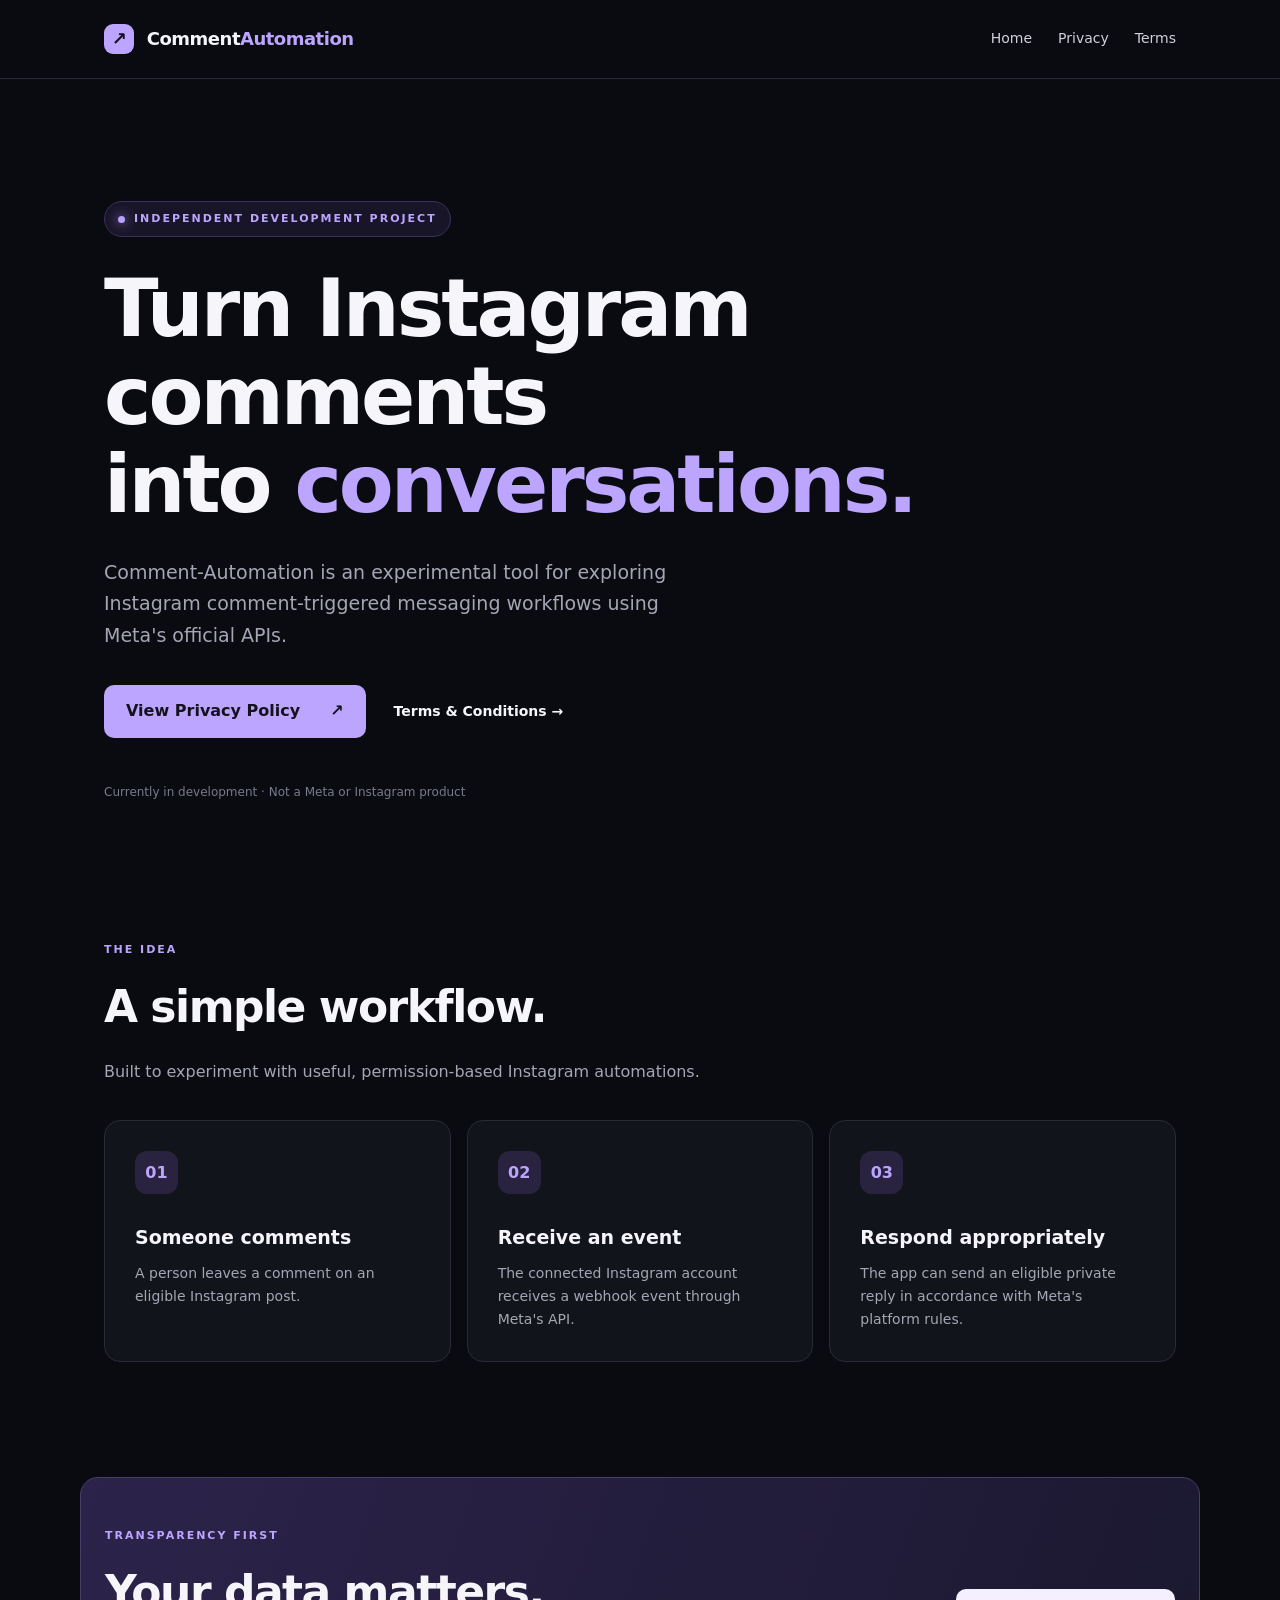
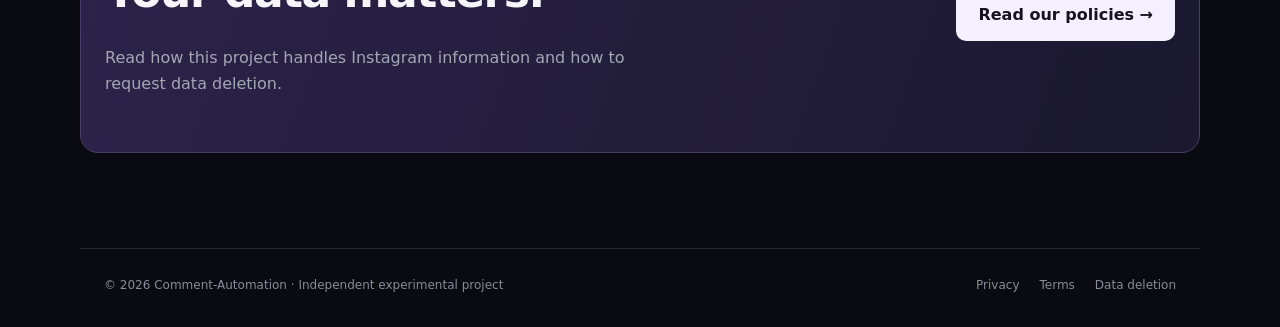
<file: index.html>
<!DOCTYPE html>
<html lang="en">
<head>
  <meta charset="UTF-8" />
  <meta name="viewport" content="width=device-width, initial-scale=1.0" />
  <meta name="description" content="Comment-Automation is an experimental Instagram comment-to-message automation project." />
  <title>Comment-Automation | Instagram Automation Project</title>
  <link rel="stylesheet" href="styles.css" />
</head>
<body>
  <header class="site-header"><div class="container nav"><a class="brand" href="index.html"><span class="brand-mark">↗</span> Comment<span class="brand-accent">Automation</span></a><nav aria-label="Main navigation"><a href="index.html" aria-current="page">Home</a><a href="privacy.html">Privacy</a><a href="terms.html">Terms</a></nav></div></header>
  <main>
    <section class="hero container"><div class="eyebrow"><span class="status-dot"></span> INDEPENDENT DEVELOPMENT PROJECT</div><h1>Turn Instagram comments<br />into <span>conversations.</span></h1><p class="lead">Comment-Automation is an experimental tool for exploring Instagram comment-triggered messaging workflows using Meta's official APIs.</p><div class="hero-actions"><a class="button" href="privacy.html">View Privacy Policy <span aria-hidden="true">↗</span></a><a class="text-link" href="terms.html">Terms & Conditions →</a></div><div class="note">Currently in development · Not a Meta or Instagram product</div></section>
    <section class="container features"><div class="section-top"><p class="kicker">THE IDEA</p><h2>A simple workflow.</h2><p>Built to experiment with useful, permission-based Instagram automations.</p></div><div class="feature-grid"><article class="feature"><span class="feature-icon">01</span><h3>Someone comments</h3><p>A person leaves a comment on an eligible Instagram post.</p></article><article class="feature"><span class="feature-icon">02</span><h3>Receive an event</h3><p>The connected Instagram account receives a webhook event through Meta's API.</p></article><article class="feature"><span class="feature-icon">03</span><h3>Respond appropriately</h3><p>The app can send an eligible private reply in accordance with Meta's platform rules.</p></article></div></section>
    <section class="container bottom-banner"><div><p class="kicker">TRANSPARENCY FIRST</p><h2>Your data matters.</h2><p>Read how this project handles Instagram information and how to request data deletion.</p></div><a class="button button-light" href="privacy.html">Read our policies →</a></section>
  </main>
  <footer class="container footer"><span>© <span id="year"></span> Comment-Automation · Independent experimental project</span><div><a href="privacy.html">Privacy</a><a href="terms.html">Terms</a><a href="deletion.html">Data deletion</a></div></footer>
  <script>document.getElementById('year').textContent = new Date().getFullYear();</script>
</body>
</html>
</file>
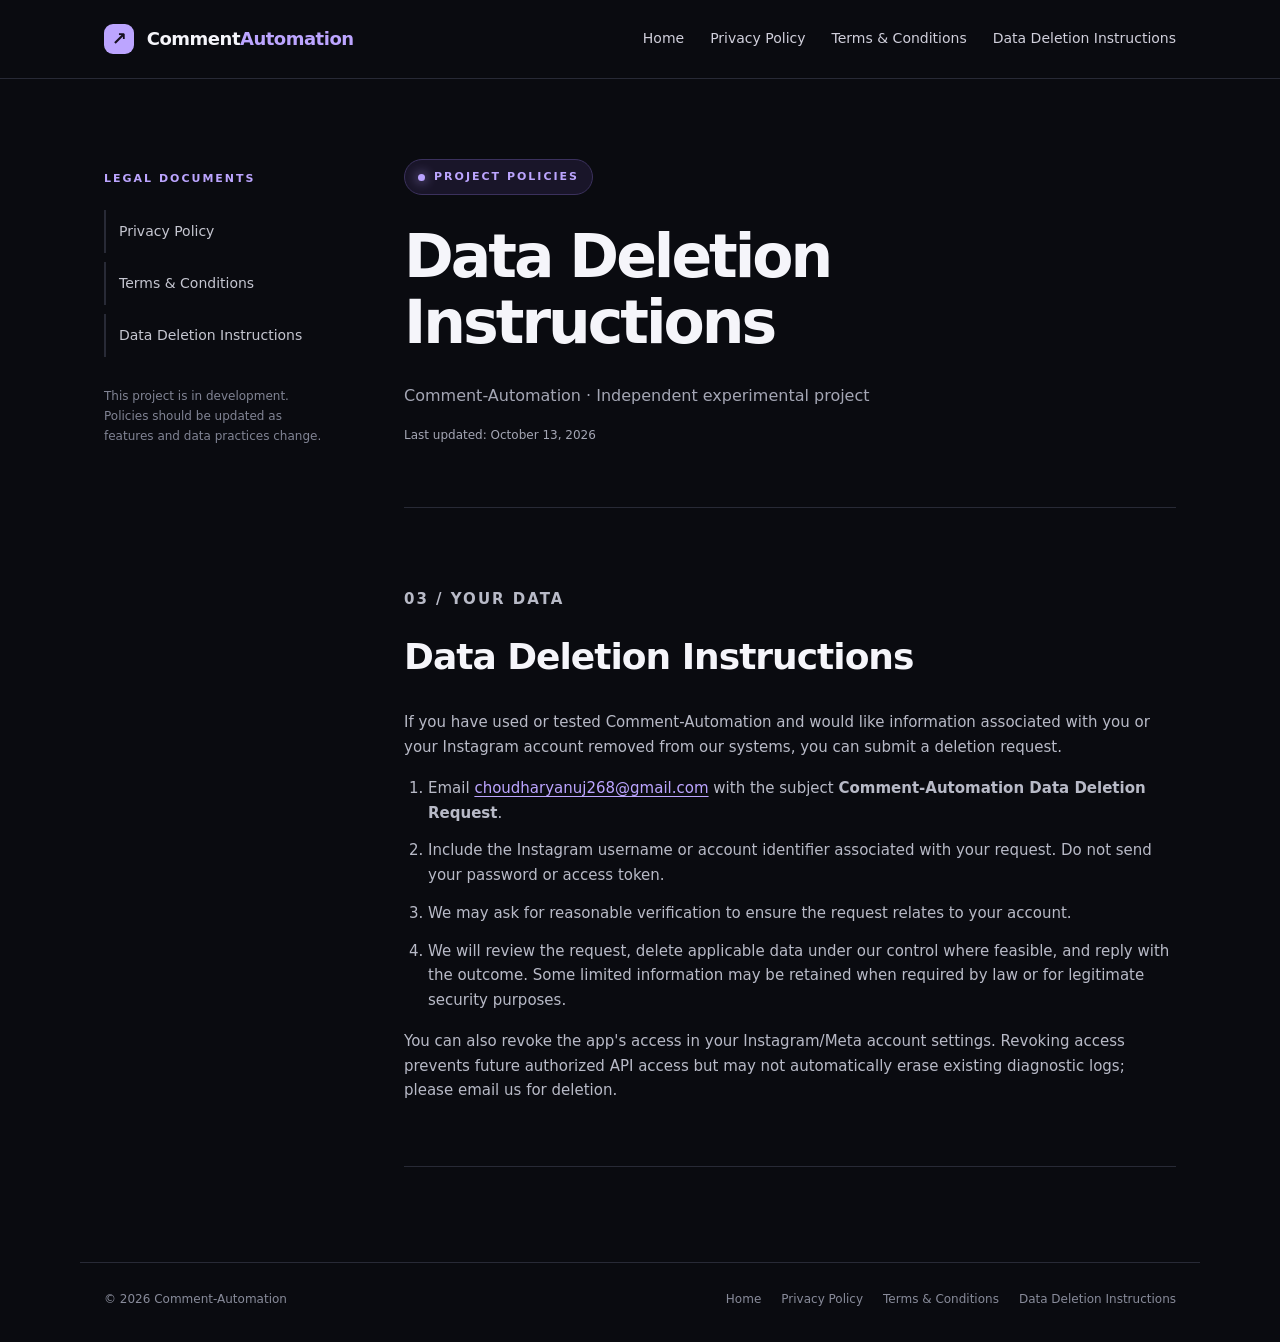
<file: deletion.html>
<!DOCTYPE html>
<html lang="en"><head><meta charset="UTF-8"><meta name="viewport" content="width=device-width, initial-scale=1.0"><meta name="description" content="Data Deletion Instructions for Comment-Automation, an experimental Instagram comment automation project."><title>Data Deletion Instructions | Comment-Automation</title><link rel="stylesheet" href="styles.css"></head>
<body><header class="site-header"><div class="container nav"><a class="brand" href="index.html"><span class="brand-mark">↗</span> Comment<span class="brand-accent">Automation</span></a><nav aria-label="Main navigation"><a href="index.html">Home</a><a href="privacy.html">Privacy Policy</a><a href="terms.html">Terms & Conditions</a><a href="deletion.html">Data Deletion Instructions</a></nav></div></header>
<main class="container legal-layout"><aside class="legal-sidebar"><p class="kicker">LEGAL DOCUMENTS</p><nav aria-label="Legal pages"><a href="privacy.html">Privacy Policy</a><a href="terms.html">Terms & Conditions</a><a href="deletion.html">Data Deletion Instructions</a></nav><p class="sidebar-note">This project is in development. Policies should be updated as features and data practices change.</p></aside><div class="legal-content"><div class="legal-intro"><div class="eyebrow"><span class="status-dot"></span> PROJECT POLICIES</div><h1>Data Deletion Instructions</h1><p>Comment-Automation · Independent experimental project</p><p class="updated">Last updated: October 13, 2026</p></div><section class="legal-section" id="deletion"><p class="kicker">03 / YOUR DATA</p><h2>Data Deletion Instructions</h2><p>If you have used or tested Comment-Automation and would like information associated with you or your Instagram account removed from our systems, you can submit a deletion request.</p><ol><li>Email <a href="mailto:choudharyanuj268@gmail.com?subject=Comment-Automation%20Data%20Deletion%20Request">choudharyanuj268@gmail.com</a> with the subject <strong>Comment-Automation Data Deletion Request</strong>.</li><li>Include the Instagram username or account identifier associated with your request. Do not send your password or access token.</li><li>We may ask for reasonable verification to ensure the request relates to your account.</li><li>We will review the request, delete applicable data under our control where feasible, and reply with the outcome. Some limited information may be retained when required by law or for legitimate security purposes.</li></ol><p>You can also revoke the app's access in your Instagram/Meta account settings. Revoking access prevents future authorized API access but may not automatically erase existing diagnostic logs; please email us for deletion.</p></section></div></main>
<footer class="container footer"><span>© <span id="year"></span> Comment-Automation</span><div><a href="index.html">Home</a><a href="privacy.html">Privacy Policy</a><a href="terms.html">Terms & Conditions</a><a href="deletion.html">Data Deletion Instructions</a></div></footer><script>document.getElementById('year').textContent = new Date().getFullYear();</script></body></html>
</file>
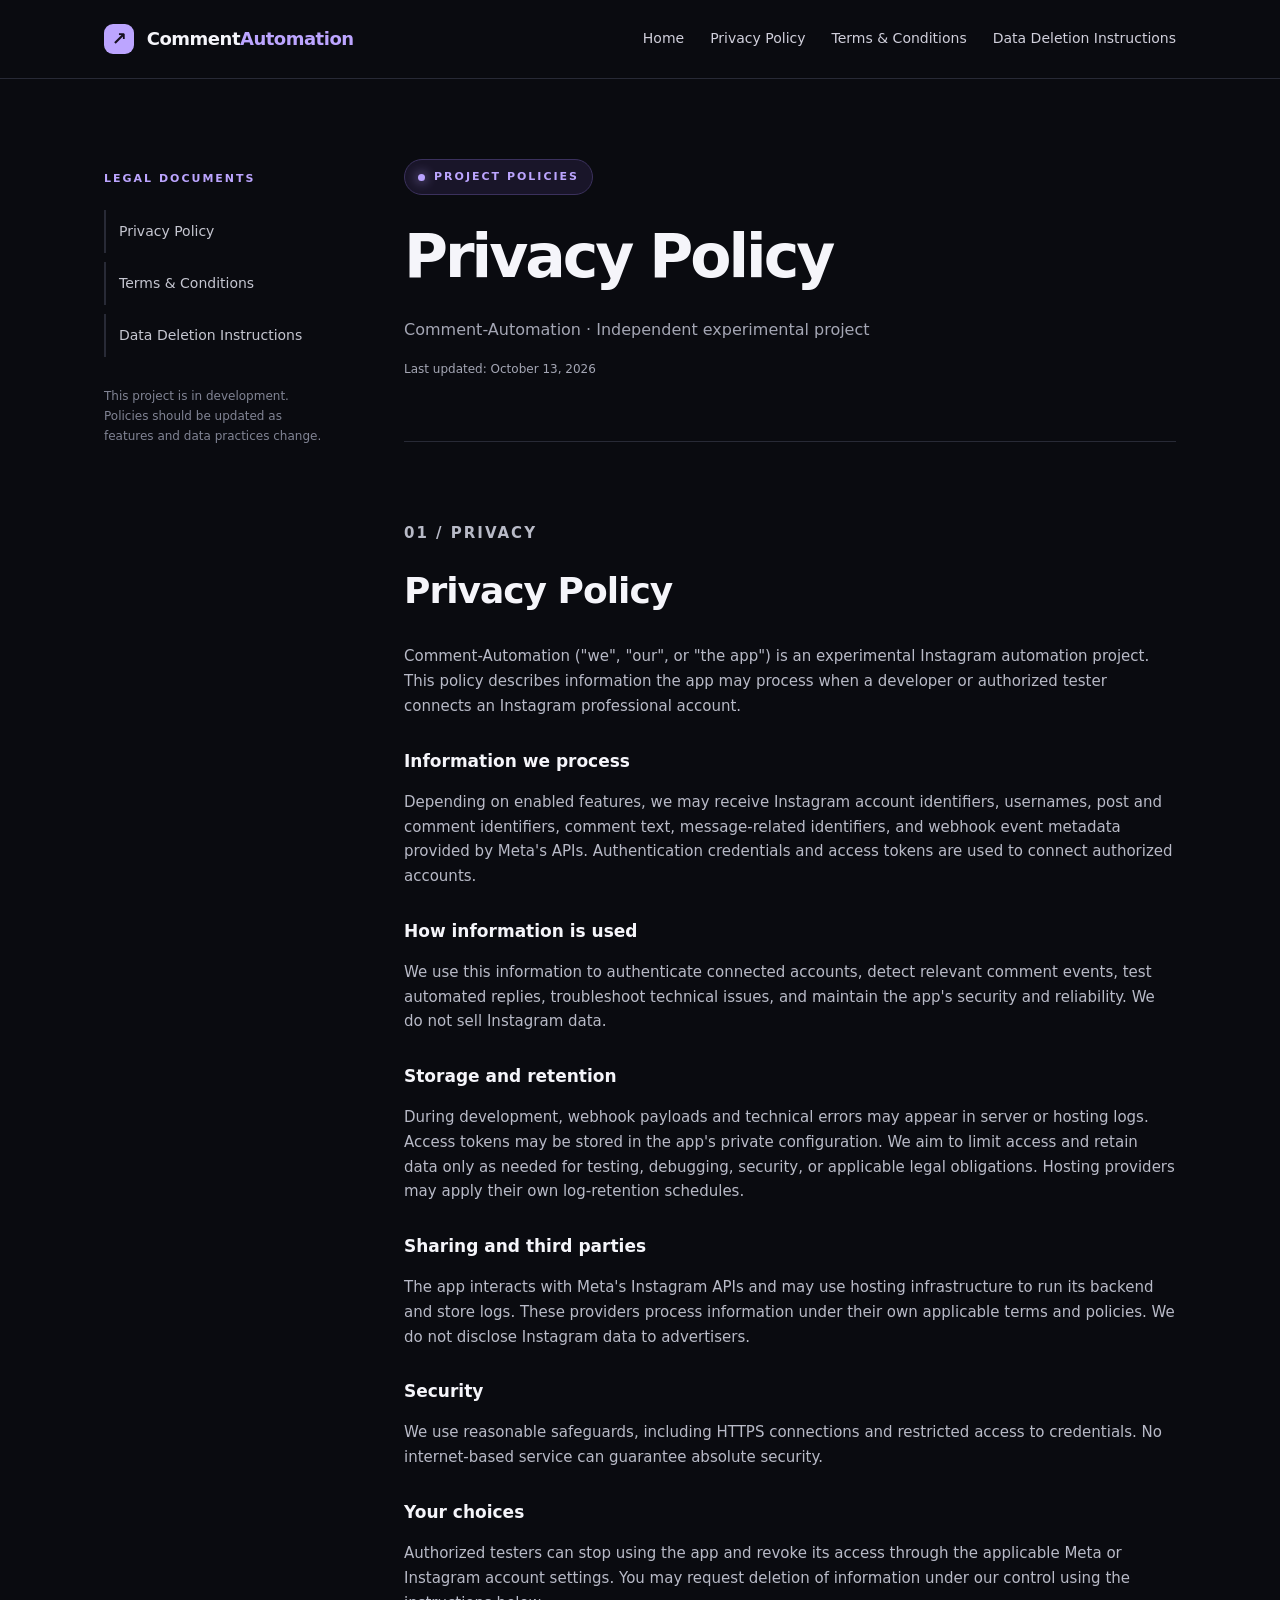
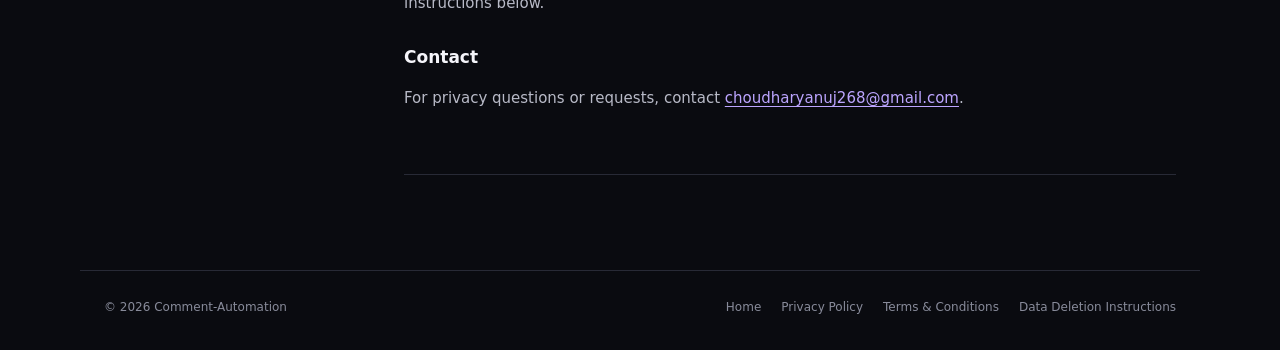
<file: privacy.html>
<!DOCTYPE html>
<html lang="en"><head><meta charset="UTF-8"><meta name="viewport" content="width=device-width, initial-scale=1.0"><meta name="description" content="Privacy Policy for Comment-Automation, an experimental Instagram comment automation project."><title>Privacy Policy | Comment-Automation</title><link rel="stylesheet" href="styles.css"></head>
<body><header class="site-header"><div class="container nav"><a class="brand" href="index.html"><span class="brand-mark">↗</span> Comment<span class="brand-accent">Automation</span></a><nav aria-label="Main navigation"><a href="index.html">Home</a><a href="privacy.html">Privacy Policy</a><a href="terms.html">Terms & Conditions</a><a href="deletion.html">Data Deletion Instructions</a></nav></div></header>
<main class="container legal-layout"><aside class="legal-sidebar"><p class="kicker">LEGAL DOCUMENTS</p><nav aria-label="Legal pages"><a href="privacy.html">Privacy Policy</a><a href="terms.html">Terms & Conditions</a><a href="deletion.html">Data Deletion Instructions</a></nav><p class="sidebar-note">This project is in development. Policies should be updated as features and data practices change.</p></aside><div class="legal-content"><div class="legal-intro"><div class="eyebrow"><span class="status-dot"></span> PROJECT POLICIES</div><h1>Privacy Policy</h1><p>Comment-Automation · Independent experimental project</p><p class="updated">Last updated: October 13, 2026</p></div><section class="legal-section" id="privacy"><p class="kicker">01 / PRIVACY</p><h2>Privacy Policy</h2><p>Comment-Automation ("we", "our", or "the app") is an experimental Instagram automation project. This policy describes information the app may process when a developer or authorized tester connects an Instagram professional account.</p><h3>Information we process</h3><p>Depending on enabled features, we may receive Instagram account identifiers, usernames, post and comment identifiers, comment text, message-related identifiers, and webhook event metadata provided by Meta's APIs. Authentication credentials and access tokens are used to connect authorized accounts.</p><h3>How information is used</h3><p>We use this information to authenticate connected accounts, detect relevant comment events, test automated replies, troubleshoot technical issues, and maintain the app's security and reliability. We do not sell Instagram data.</p><h3>Storage and retention</h3><p>During development, webhook payloads and technical errors may appear in server or hosting logs. Access tokens may be stored in the app's private configuration. We aim to limit access and retain data only as needed for testing, debugging, security, or applicable legal obligations. Hosting providers may apply their own log-retention schedules.</p><h3>Sharing and third parties</h3><p>The app interacts with Meta's Instagram APIs and may use hosting infrastructure to run its backend and store logs. These providers process information under their own applicable terms and policies. We do not disclose Instagram data to advertisers.</p><h3>Security</h3><p>We use reasonable safeguards, including HTTPS connections and restricted access to credentials. No internet-based service can guarantee absolute security.</p><h3>Your choices</h3><p>Authorized testers can stop using the app and revoke its access through the applicable Meta or Instagram account settings. You may request deletion of information under our control using the instructions below.</p><h3>Contact</h3><p>For privacy questions or requests, contact <a href="mailto:choudharyanuj268@gmail.com">choudharyanuj268@gmail.com</a>.</p></section></div></main>
<footer class="container footer"><span>© <span id="year"></span> Comment-Automation</span><div><a href="index.html">Home</a><a href="privacy.html">Privacy Policy</a><a href="terms.html">Terms & Conditions</a><a href="deletion.html">Data Deletion Instructions</a></div></footer><script>document.getElementById('year').textContent = new Date().getFullYear();</script></body></html>
</file>
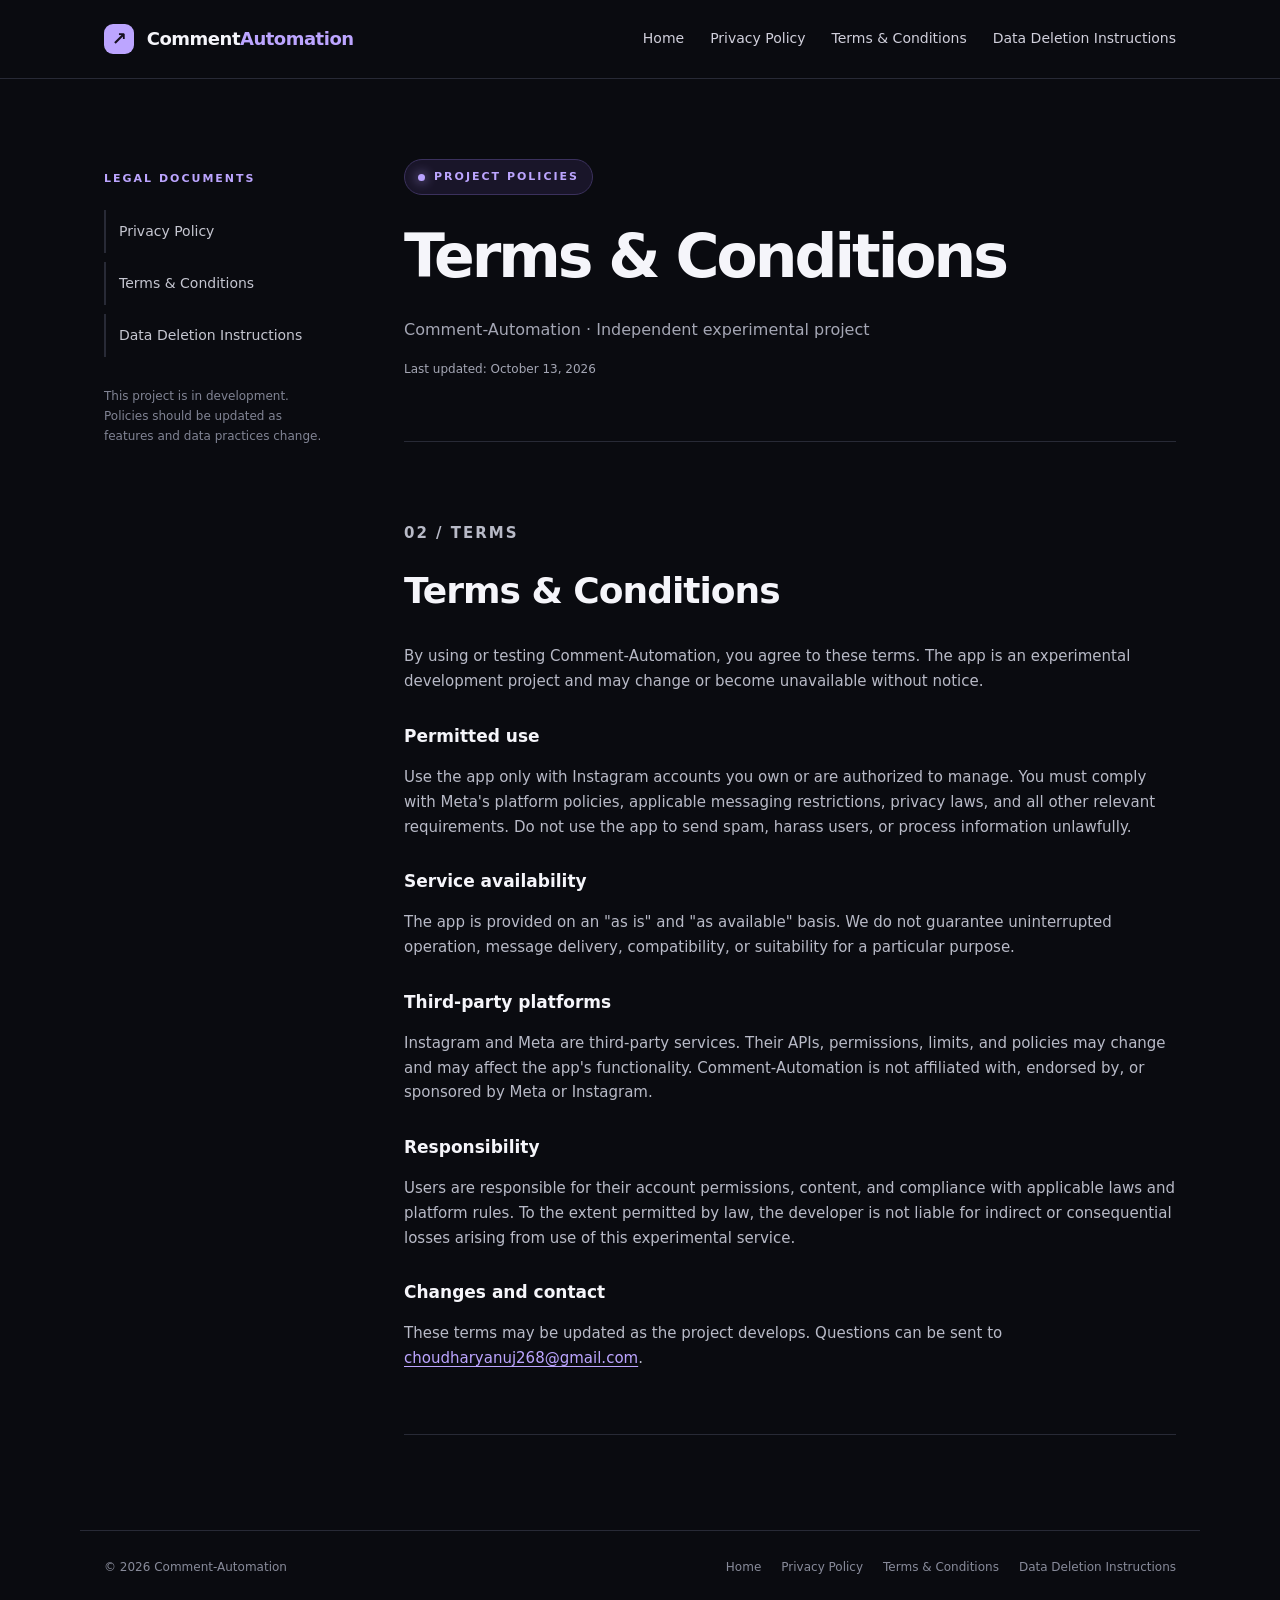
<file: terms.html>
<!DOCTYPE html>
<html lang="en"><head><meta charset="UTF-8"><meta name="viewport" content="width=device-width, initial-scale=1.0"><meta name="description" content="Terms & Conditions for Comment-Automation, an experimental Instagram comment automation project."><title>Terms & Conditions | Comment-Automation</title><link rel="stylesheet" href="styles.css"></head>
<body><header class="site-header"><div class="container nav"><a class="brand" href="index.html"><span class="brand-mark">↗</span> Comment<span class="brand-accent">Automation</span></a><nav aria-label="Main navigation"><a href="index.html">Home</a><a href="privacy.html">Privacy Policy</a><a href="terms.html">Terms & Conditions</a><a href="deletion.html">Data Deletion Instructions</a></nav></div></header>
<main class="container legal-layout"><aside class="legal-sidebar"><p class="kicker">LEGAL DOCUMENTS</p><nav aria-label="Legal pages"><a href="privacy.html">Privacy Policy</a><a href="terms.html">Terms & Conditions</a><a href="deletion.html">Data Deletion Instructions</a></nav><p class="sidebar-note">This project is in development. Policies should be updated as features and data practices change.</p></aside><div class="legal-content"><div class="legal-intro"><div class="eyebrow"><span class="status-dot"></span> PROJECT POLICIES</div><h1>Terms & Conditions</h1><p>Comment-Automation · Independent experimental project</p><p class="updated">Last updated: October 13, 2026</p></div><section class="legal-section" id="terms"><p class="kicker">02 / TERMS</p><h2>Terms &amp; Conditions</h2><p>By using or testing Comment-Automation, you agree to these terms. The app is an experimental development project and may change or become unavailable without notice.</p><h3>Permitted use</h3><p>Use the app only with Instagram accounts you own or are authorized to manage. You must comply with Meta's platform policies, applicable messaging restrictions, privacy laws, and all other relevant requirements. Do not use the app to send spam, harass users, or process information unlawfully.</p><h3>Service availability</h3><p>The app is provided on an "as is" and "as available" basis. We do not guarantee uninterrupted operation, message delivery, compatibility, or suitability for a particular purpose.</p><h3>Third-party platforms</h3><p>Instagram and Meta are third-party services. Their APIs, permissions, limits, and policies may change and may affect the app's functionality. Comment-Automation is not affiliated with, endorsed by, or sponsored by Meta or Instagram.</p><h3>Responsibility</h3><p>Users are responsible for their account permissions, content, and compliance with applicable laws and platform rules. To the extent permitted by law, the developer is not liable for indirect or consequential losses arising from use of this experimental service.</p><h3>Changes and contact</h3><p>These terms may be updated as the project develops. Questions can be sent to <a href="mailto:choudharyanuj268@gmail.com">choudharyanuj268@gmail.com</a>.</p></section></div></main>
<footer class="container footer"><span>© <span id="year"></span> Comment-Automation</span><div><a href="index.html">Home</a><a href="privacy.html">Privacy Policy</a><a href="terms.html">Terms & Conditions</a><a href="deletion.html">Data Deletion Instructions</a></div></footer><script>document.getElementById('year').textContent = new Date().getFullYear();</script></body></html>
</file>
<file: styles.css>
:root{--bg:#0a0b10;--panel:#12141c;--line:#282a36;--text:#f5f5fa;--muted:#a4a6b4;--accent:#bca5ff;--accent2:#7d69ed}*{box-sizing:border-box}html{scroll-behavior:smooth}body{margin:0;background:var(--bg);color:var(--text);font-family:Inter,ui-sans-serif,system-ui,-apple-system,BlinkMacSystemFont,"Segoe UI",sans-serif;line-height:1.65}a{color:inherit;text-decoration:none}a:hover{color:var(--accent)}.container{max-width:1120px;margin:auto;padding-left:24px;padding-right:24px}.site-header{border-bottom:1px solid var(--line);background:rgba(10,11,16,.95)}.nav{height:78px;display:flex;align-items:center;justify-content:space-between;gap:16px}.brand{font-weight:800;letter-spacing:-.5px;font-size:18px;white-space:nowrap}.brand-mark{display:inline-grid;place-items:center;width:30px;height:30px;background:var(--accent);border-radius:9px;color:#161020;margin-right:7px}.brand-accent{color:var(--accent)}.nav nav{display:flex;gap:26px;font-size:14px;color:#d0cfdb}.hero{padding-top:122px;padding-bottom:128px}.eyebrow,.kicker{color:var(--accent);font-size:11px;font-weight:800;letter-spacing:2px}.eyebrow{display:inline-flex;align-items:center;gap:9px;padding:8px 13px;border:1px solid #3b315d;border-radius:100px;background:#191529}.status-dot{width:7px;height:7px;background:#b9a2ff;border-radius:50%;box-shadow:0 0 12px #b9a2ff}.hero h1,.legal-intro h1{font-size:clamp(42px,6.5vw,80px);line-height:1.1;letter-spacing:-3px;margin:28px 0}.hero h1 span,.legal-intro h1 span{color:var(--accent)}.lead{max-width:610px;font-size:19px;color:var(--muted)}.hero-actions{display:flex;align-items:center;gap:28px;margin-top:34px;flex-wrap:wrap}.button{background:var(--accent);color:#15121d;display:inline-flex;align-items:center;gap:30px;padding:13px 22px;border-radius:10px;font-weight:750}.button:hover{background:#d4c5ff;color:#15121d}.text-link{font-size:14px;font-weight:650}.note{margin-top:45px;font-size:12px;color:#777b8b}.features{padding-bottom:115px}.section-top h2,.bottom-banner h2{font-size:clamp(30px,4vw,44px);letter-spacing:-1.5px;margin:10px 0}.section-top>p:last-child,.bottom-banner p:not(.kicker){color:var(--muted)}.feature-grid{display:grid;grid-template-columns:repeat(3,1fr);gap:16px;margin-top:35px}.feature{background:var(--panel);border:1px solid var(--line);padding:30px;border-radius:16px}.feature-icon{display:grid;place-items:center;width:43px;height:43px;background:#29233f;border-radius:12px;color:var(--accent);font-weight:800}.feature h3{font-size:19px;margin:28px 0 8px}.feature p{color:var(--muted);font-size:14px;margin:0}.bottom-banner{margin-bottom:95px;background:linear-gradient(110deg,#2c234a,#1b1830);border:1px solid #4a3d69;border-radius:18px;padding-top:38px;padding-bottom:38px;display:flex;align-items:center;justify-content:space-between;gap:30px}.bottom-banner p{max-width:520px}.button-light{background:#f4f0ff;white-space:nowrap}.footer{border-top:1px solid var(--line);padding-top:27px;padding-bottom:32px;display:flex;align-items:center;justify-content:space-between;gap:15px;color:#888b9a;font-size:12px}.footer div{display:flex;gap:20px}.legal-layout{display:grid;grid-template-columns:230px minmax(0,1fr);gap:70px;padding-top:80px;padding-bottom:95px}.legal-sidebar{position:sticky;top:40px;height:max-content}.legal-sidebar nav{display:flex;flex-direction:column;gap:9px;margin:22px 0 30px}.legal-sidebar nav a{padding:10px 13px;border-left:2px solid var(--line);color:#c5c6d0;font-size:14px}.legal-sidebar nav a:hover{border-color:var(--accent);color:var(--accent)}.sidebar-note{font-size:12px;color:#818494}.legal-intro{padding-bottom:50px;border-bottom:1px solid var(--line)}.legal-intro h1{font-size:clamp(38px,5vw,60px)}.legal-intro>p{color:var(--muted)}.updated{font-size:12px}.legal-section{padding-top:64px;padding-bottom:48px;border-bottom:1px solid var(--line);scroll-margin-top:20px}.legal-section h2{font-size:36px;letter-spacing:-1px;margin:8px 0 24px}.legal-section h3{font-size:17px;margin:28px 0 7px}.legal-section p,.legal-section li{color:#b8bac7;font-size:15px}.legal-section a{color:var(--accent);text-decoration:underline;text-underline-offset:3px}.legal-section ol{padding-left:24px}.legal-section li{margin:13px 0}@media(max-width:740px){.nav{height:70px}.nav nav{gap:12px;font-size:12px}.brand{font-size:15px}.hero{padding-top:85px;padding-bottom:90px}.hero h1{letter-spacing:-2px}.lead{font-size:16px}.feature-grid{grid-template-columns:1fr}.features{padding-bottom:65px}.bottom-banner{flex-direction:column;align-items:flex-start;margin-left:24px;margin-right:24px}.footer{flex-direction:column;align-items:flex-start}.legal-layout{grid-template-columns:1fr;gap:25px;padding-top:55px}.legal-sidebar{position:static}.legal-sidebar nav{flex-direction:row;flex-wrap:wrap;gap:3px}.legal-sidebar nav a{padding:7px 10px}.sidebar-note{display:none}.legal-section{padding-top:45px}.legal-section h2{font-size:30px}}
</file>
